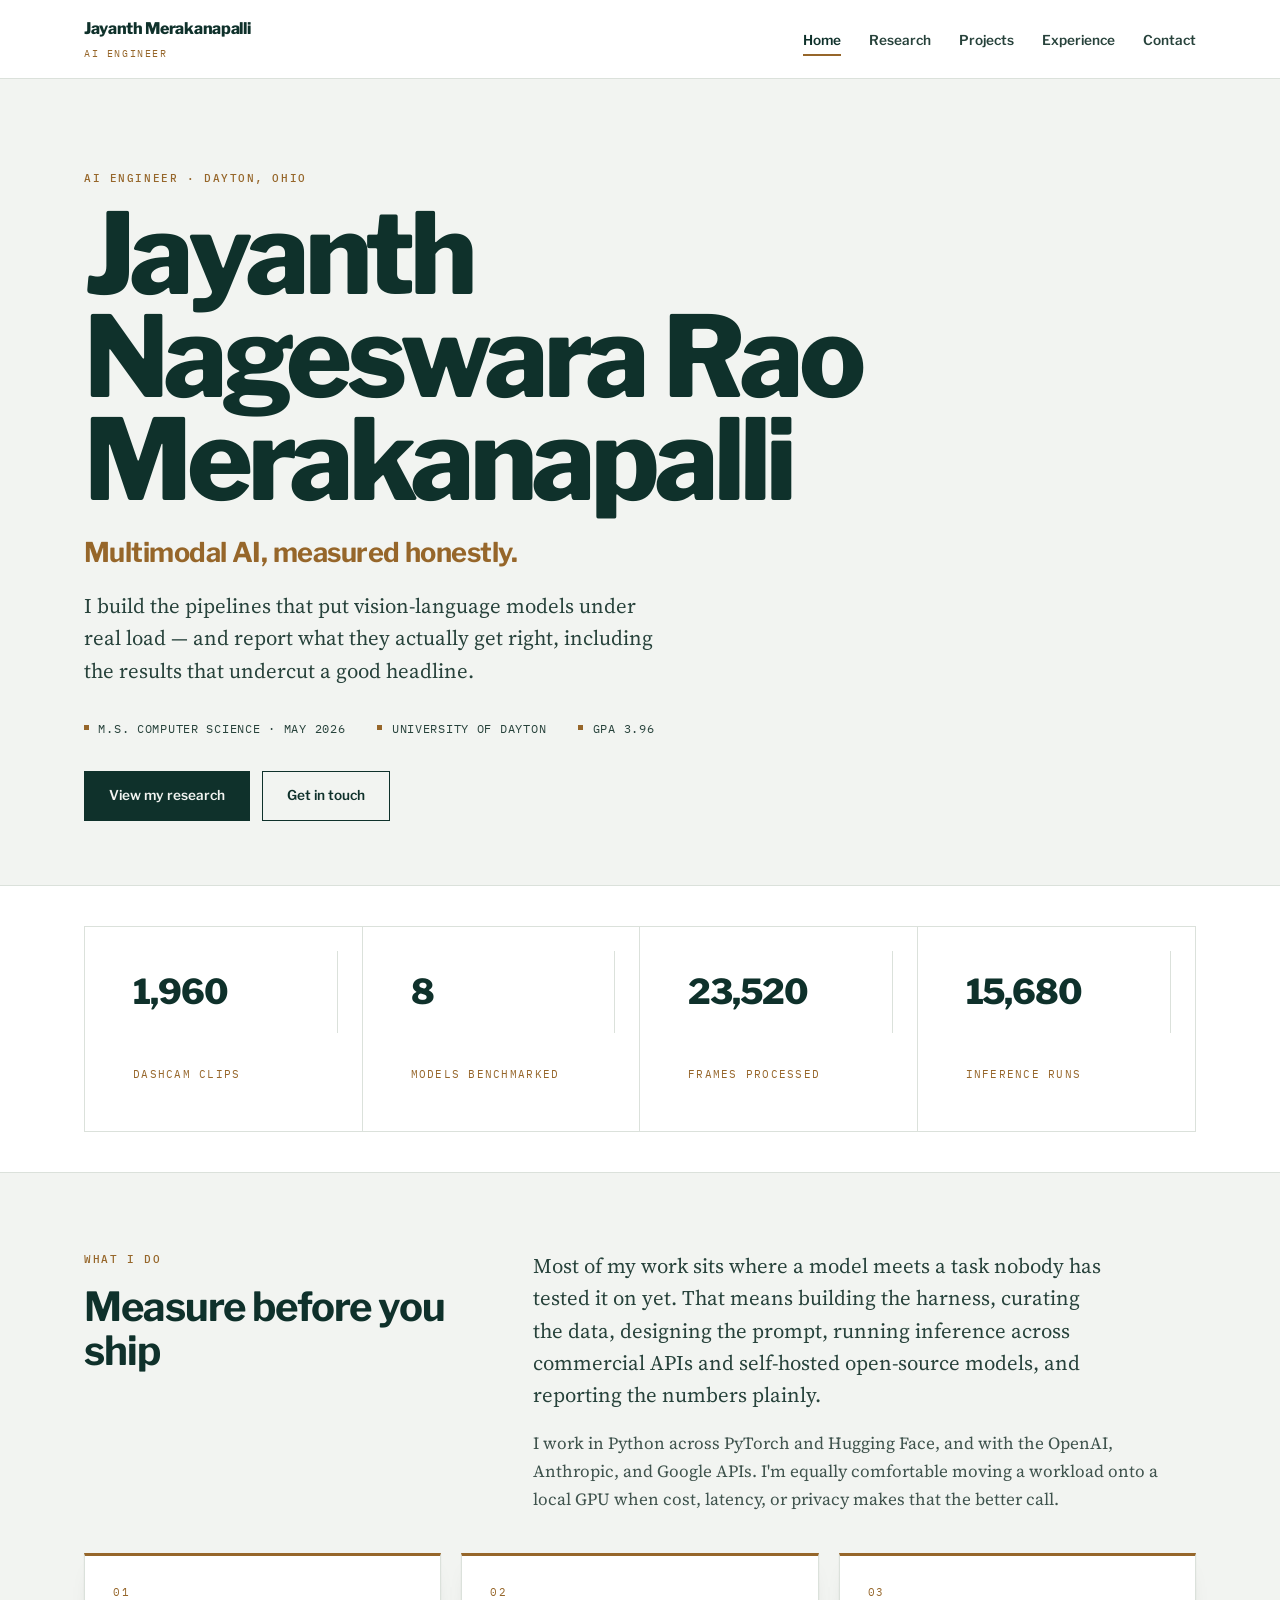
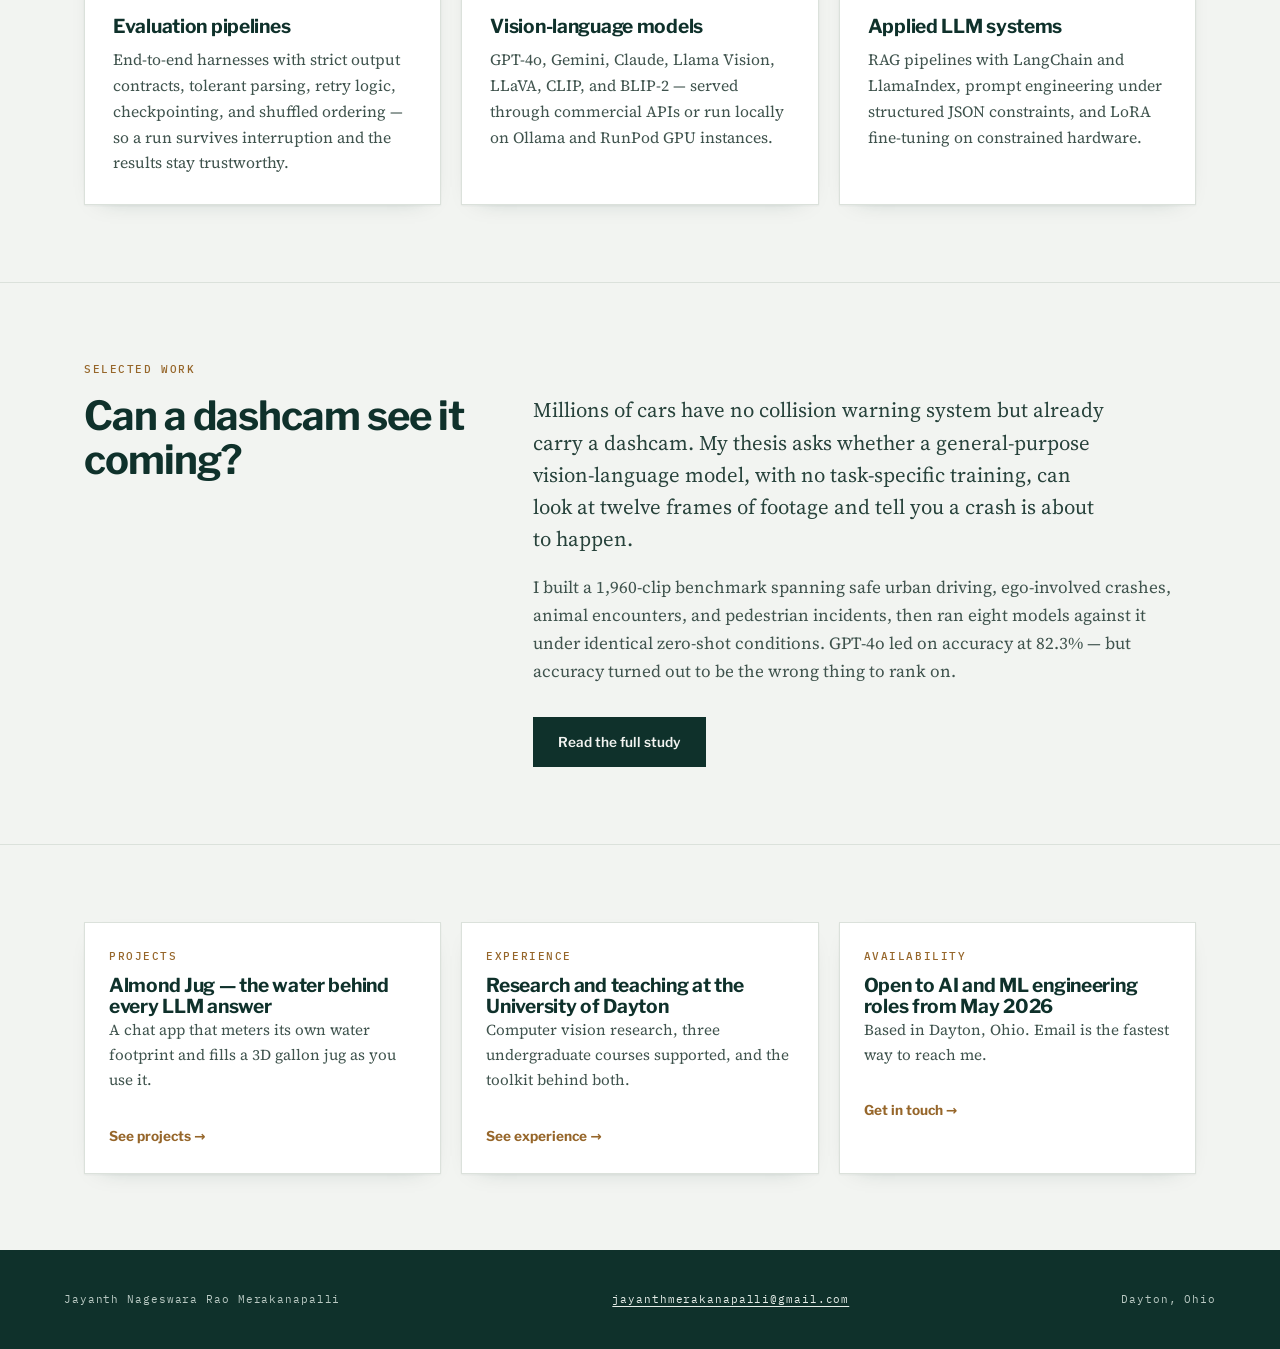
<file: index.html>
<!DOCTYPE html>
<html lang="en">
<head>
<meta charset="utf-8">
<meta name="viewport" content="width=device-width, initial-scale=1">
<title>Jayanth Nageswara Rao Merakanapalli — AI Engineer</title>
<meta name="description" content="AI Engineer working on multimodal large language models, vision-language evaluation, and applied LLM systems. M.S. Computer Science, University of Dayton, May 2026.">
<link rel="preconnect" href="https://fonts.googleapis.com">
<link rel="preconnect" href="https://fonts.gstatic.com" crossorigin>
<link href="https://fonts.googleapis.com/css2?family=IBM+Plex+Mono:wght@400;500&family=Libre+Franklin:wght@500;600;700;800&family=Source+Serif+4:opsz,wght@8..60,400;8..60,600&display=swap" rel="stylesheet">
<link rel="stylesheet" href="styles.css">
</head>
<body>

<header class="site-header">
  <div class="bar">
    <a class="brand" href="index.html">Jayanth Merakanapalli<span>AI Engineer</span></a>
    <nav class="site-nav" aria-label="Main">
      <ul>
        <li><a href="index.html" aria-current="page">Home</a></li>
        <li><a href="research.html">Research</a></li>
        <li><a href="projects.html">Projects</a></li>
        <li><a href="experience.html">Experience</a></li>
        <li><a href="contact.html">Contact</a></li>
      </ul>
    </nav>
  </div>
</header>

<main>

  <section class="hero">
    <div class="wrap">
      <span class="label">AI Engineer · Dayton, Ohio</span>
      <h1 class="nameplate">Jayanth<br>Nageswara Rao<br>Merakanapalli</h1>
      <p class="tagline">Multimodal AI, measured honestly.</p>
      <p class="lede">I build the pipelines that put vision-language models under real load — and report what they actually get right, including the results that undercut a good headline.</p>
      <ul class="facts">
        <li>M.S. Computer Science · May 2026</li>
        <li>University of Dayton</li>
        <li>GPA 3.96</li>
      </ul>
      <div class="actions">
        <a class="btn primary" href="research.html">View my research</a>
        <a class="btn" href="contact.html">Get in touch</a>
      </div>
    </div>
  </section>

  <div class="band">
    <div class="wrap" style="padding-top:2.5rem;padding-bottom:2.5rem">
      <div class="stats">
        <div><div class="n">1,960</div><div class="t">Dashcam clips</div></div>
        <div><div class="n">8</div><div class="t">Models benchmarked</div></div>
        <div><div class="n">23,520</div><div class="t">Frames processed</div></div>
        <div><div class="n">15,680</div><div class="t">Inference runs</div></div>
      </div>
    </div>
  </div>

  <section class="section">
    <div class="wrap split reveal">
      <div>
        <span class="label">What I do</span>
        <h2>Measure before you ship</h2>
      </div>
      <div>
        <p class="lede">Most of my work sits where a model meets a task nobody has tested it on yet. That means building the harness, curating the data, designing the prompt, running inference across commercial APIs and self-hosted open-source models, and reporting the numbers plainly.</p>
        <p>I work in Python across PyTorch and Hugging Face, and with the OpenAI, Anthropic, and Google APIs. I'm equally comfortable moving a workload onto a local GPU when cost, latency, or privacy makes that the better call.</p>
      </div>
    </div>

    <div class="wrap" style="margin-top:2.5rem">
      <div class="grid three reveal">
        <div class="card">
          <span class="idx">01</span>
          <h3>Evaluation pipelines</h3>
          <p>End-to-end harnesses with strict output contracts, tolerant parsing, retry logic, checkpointing, and shuffled ordering — so a run survives interruption and the results stay trustworthy.</p>
        </div>
        <div class="card">
          <span class="idx">02</span>
          <h3>Vision-language models</h3>
          <p>GPT-4o, Gemini, Claude, Llama Vision, LLaVA, CLIP, and BLIP-2 — served through commercial APIs or run locally on Ollama and RunPod GPU instances.</p>
        </div>
        <div class="card">
          <span class="idx">03</span>
          <h3>Applied LLM systems</h3>
          <p>RAG pipelines with LangChain and LlamaIndex, prompt engineering under structured JSON constraints, and LoRA fine-tuning on constrained hardware.</p>
        </div>
      </div>
    </div>
  </section>

  <section class="section">
    <div class="wrap">
      <span class="label reveal">Selected work</span>
      <div class="split reveal">
        <div>
          <h2>Can a dashcam see it coming?</h2>
        </div>
        <div>
          <p class="lede">Millions of cars have no collision warning system but already carry a dashcam. My thesis asks whether a general-purpose vision-language model, with no task-specific training, can look at twelve frames of footage and tell you a crash is about to happen.</p>
          <p>I built a 1,960-clip benchmark spanning safe urban driving, ego-involved crashes, animal encounters, and pedestrian incidents, then ran eight models against it under identical zero-shot conditions. GPT-4o led on accuracy at 82.3% — but accuracy turned out to be the wrong thing to rank on.</p>
          <div class="actions">
            <a class="btn primary" href="research.html">Read the full study</a>
          </div>
        </div>
      </div>
    </div>
  </section>

  <section class="section">
    <div class="wrap">
      <div class="grid three reveal">
        <a class="linkcard" href="projects.html">
          <span class="label" style="margin-bottom:.6rem">Projects</span>
          <h3>Almond Jug — the water behind every LLM answer</h3>
          <p class="small">A chat app that meters its own water footprint and fills a 3D gallon jug as you use it.</p>
          <span class="arrow">See projects →</span>
        </a>
        <a class="linkcard" href="experience.html">
          <span class="label" style="margin-bottom:.6rem">Experience</span>
          <h3>Research and teaching at the University of Dayton</h3>
          <p class="small">Computer vision research, three undergraduate courses supported, and the toolkit behind both.</p>
          <span class="arrow">See experience →</span>
        </a>
        <a class="linkcard" href="contact.html">
          <span class="label" style="margin-bottom:.6rem">Availability</span>
          <h3>Open to AI and ML engineering roles from May 2026</h3>
          <p class="small">Based in Dayton, Ohio. Email is the fastest way to reach me.</p>
          <span class="arrow">Get in touch →</span>
        </a>
      </div>
    </div>
  </section>

</main>

<footer class="site-footer">
  <div class="inner">
    <span>Jayanth Nageswara Rao Merakanapalli</span>
    <span><a href="mailto:jayanthmerakanapalli@gmail.com">jayanthmerakanapalli@gmail.com</a></span>
    <span>Dayton, Ohio</span>
  </div>
</footer>

<script src="site.js"></script>
</body>
</html>
</file>
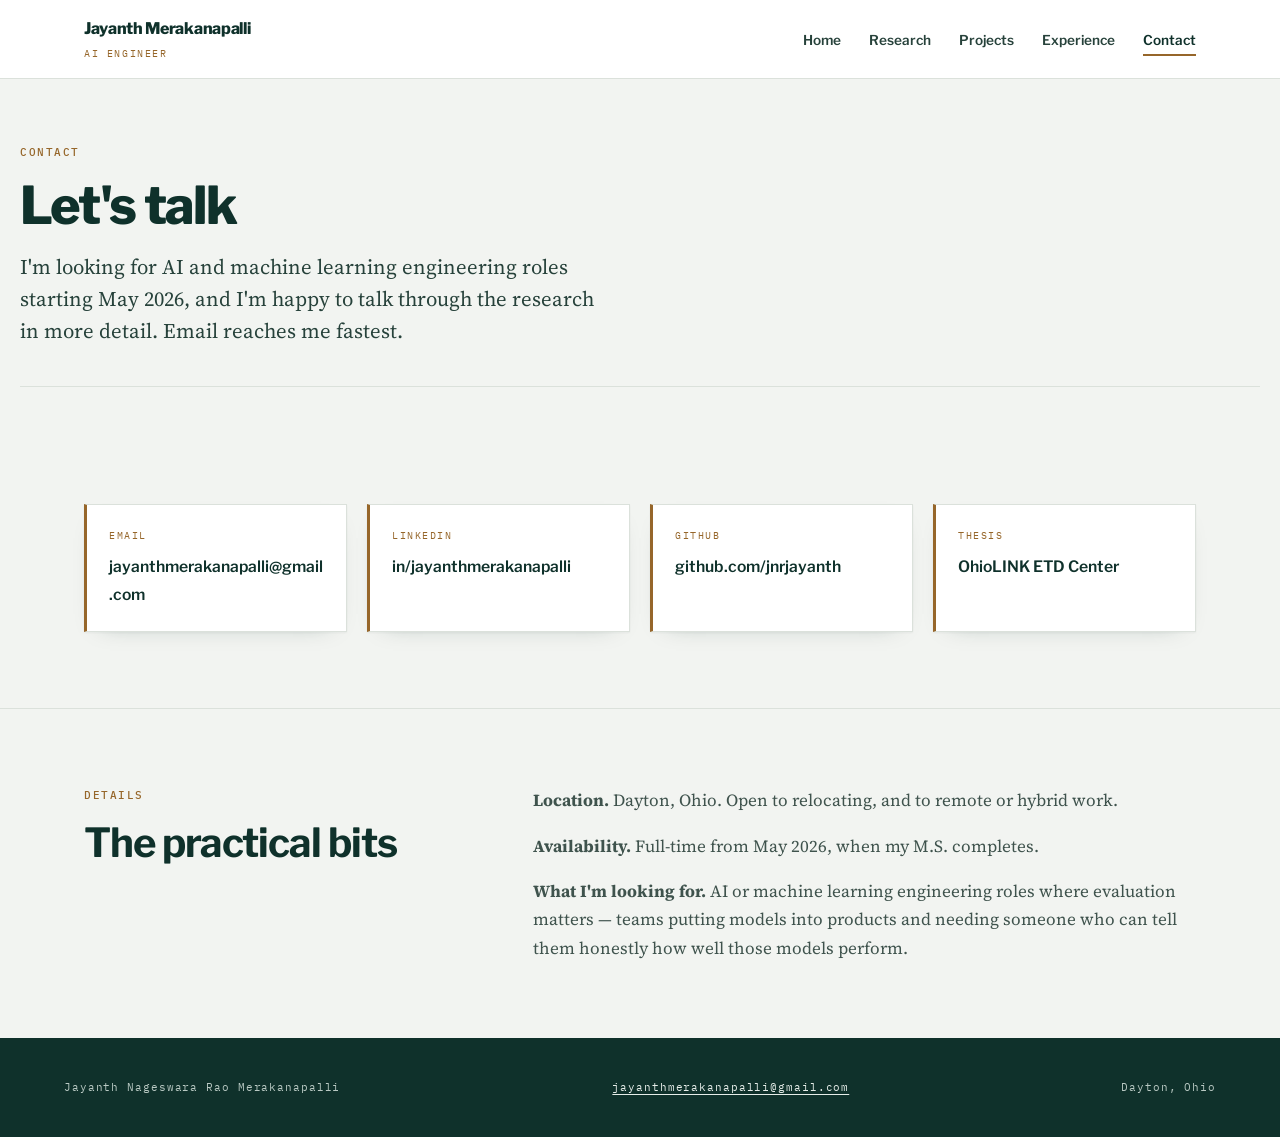
<file: contact.html>
<!DOCTYPE html>
<html lang="en">
<head>
<meta charset="utf-8">
<meta name="viewport" content="width=device-width, initial-scale=1">
<title>Contact — Jayanth Nageswara Rao Merakanapalli</title>
<meta name="description" content="Get in touch with Jayanth Merakanapalli — AI Engineer in Dayton, Ohio, available from May 2026.">
<link rel="preconnect" href="https://fonts.googleapis.com">
<link rel="preconnect" href="https://fonts.gstatic.com" crossorigin>
<link href="https://fonts.googleapis.com/css2?family=IBM+Plex+Mono:wght@400;500&family=Libre+Franklin:wght@500;600;700;800&family=Source+Serif+4:opsz,wght@8..60,400;8..60,600&display=swap" rel="stylesheet">
<link rel="stylesheet" href="styles.css">
</head>
<body>

<header class="site-header">
  <div class="bar">
    <a class="brand" href="index.html">Jayanth Merakanapalli<span>AI Engineer</span></a>
    <nav class="site-nav" aria-label="Main">
      <ul>
        <li><a href="index.html">Home</a></li>
        <li><a href="research.html">Research</a></li>
        <li><a href="projects.html">Projects</a></li>
        <li><a href="experience.html">Experience</a></li>
        <li><a href="contact.html" aria-current="page">Contact</a></li>
      </ul>
    </nav>
  </div>
</header>

<main>

  <div class="wrap page-head">
    <span class="label">Contact</span>
    <h1>Let's talk</h1>
    <p class="lede">I'm looking for AI and machine learning engineering roles starting May 2026, and I'm happy to talk through the research in more detail. Email reaches me fastest.</p>
  </div>

  <section class="section">
    <div class="wrap">
      <div class="contact-grid reveal">
        <a href="mailto:jayanthmerakanapalli@gmail.com">
          <span class="k">Email</span>
          <span class="v">jayanthmerakanapalli@gmail.com</span>
        </a>
        <a href="https://www.linkedin.com/in/jayanthmerakanapalli" target="_blank" rel="noopener">
          <span class="k">LinkedIn</span>
          <span class="v">in/jayanthmerakanapalli</span>
        </a>
        <a href="https://github.com/jnrjayanth" target="_blank" rel="noopener">
          <span class="k">GitHub</span>
          <span class="v">github.com/jnrjayanth</span>
        </a>
        <a href="http://rave.ohiolink.edu/etdc/view?acc_num=dayton1777033201589199" target="_blank" rel="noopener">
          <span class="k">Thesis</span>
          <span class="v">OhioLINK ETD Center</span>
        </a>
      </div>
    </div>
  </section>

  <section class="section">
    <div class="wrap split reveal">
      <div>
        <span class="label">Details</span>
        <h2>The practical bits</h2>
      </div>
      <div>
        <p><strong>Location.</strong> Dayton, Ohio. Open to relocating, and to remote or hybrid work.</p>
        <p><strong>Availability.</strong> Full-time from May 2026, when my M.S. completes.</p>
        <p><strong>What I'm looking for.</strong> AI or machine learning engineering roles where evaluation matters — teams putting models into products and needing someone who can tell them honestly how well those models perform.</p>
      </div>
    </div>
  </section>

</main>

<footer class="site-footer">
  <div class="inner">
    <span>Jayanth Nageswara Rao Merakanapalli</span>
    <span><a href="mailto:jayanthmerakanapalli@gmail.com">jayanthmerakanapalli@gmail.com</a></span>
    <span>Dayton, Ohio</span>
  </div>
</footer>

<script src="site.js"></script>
</body>
</html>
</file>
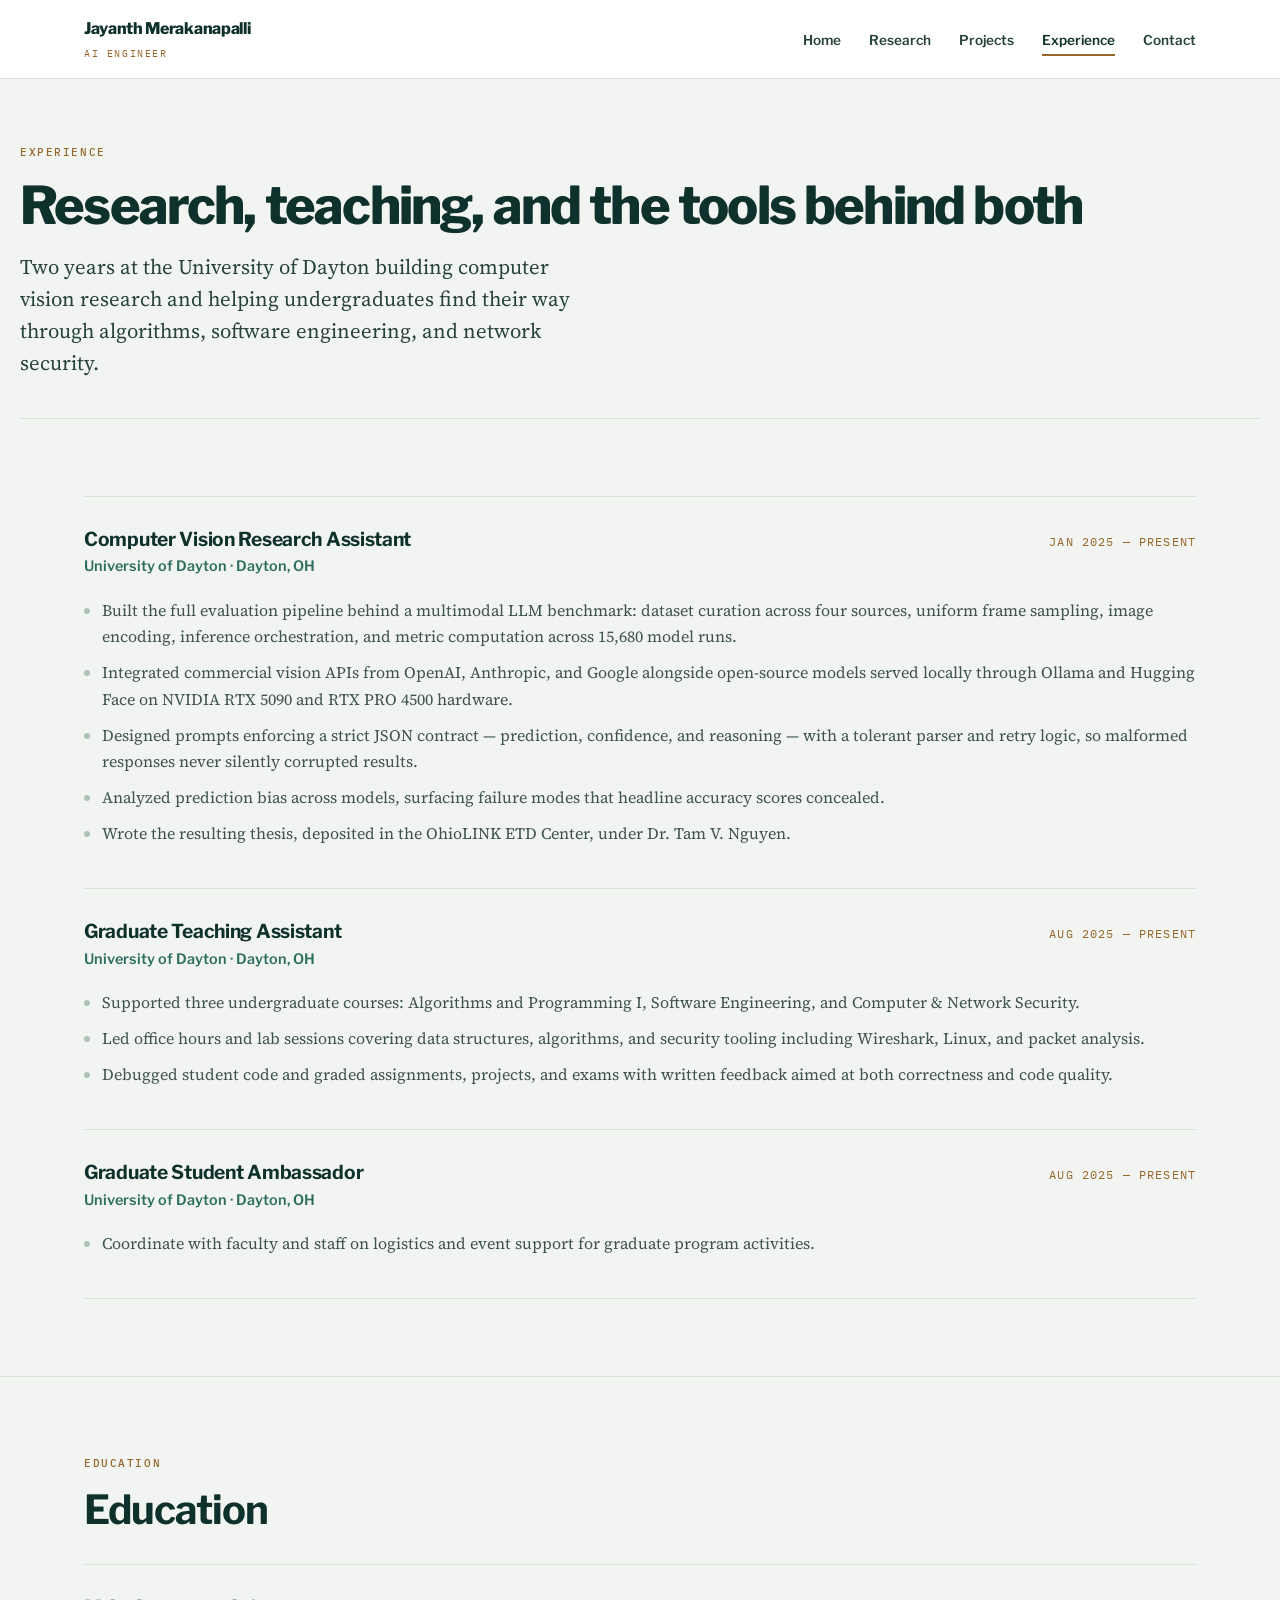
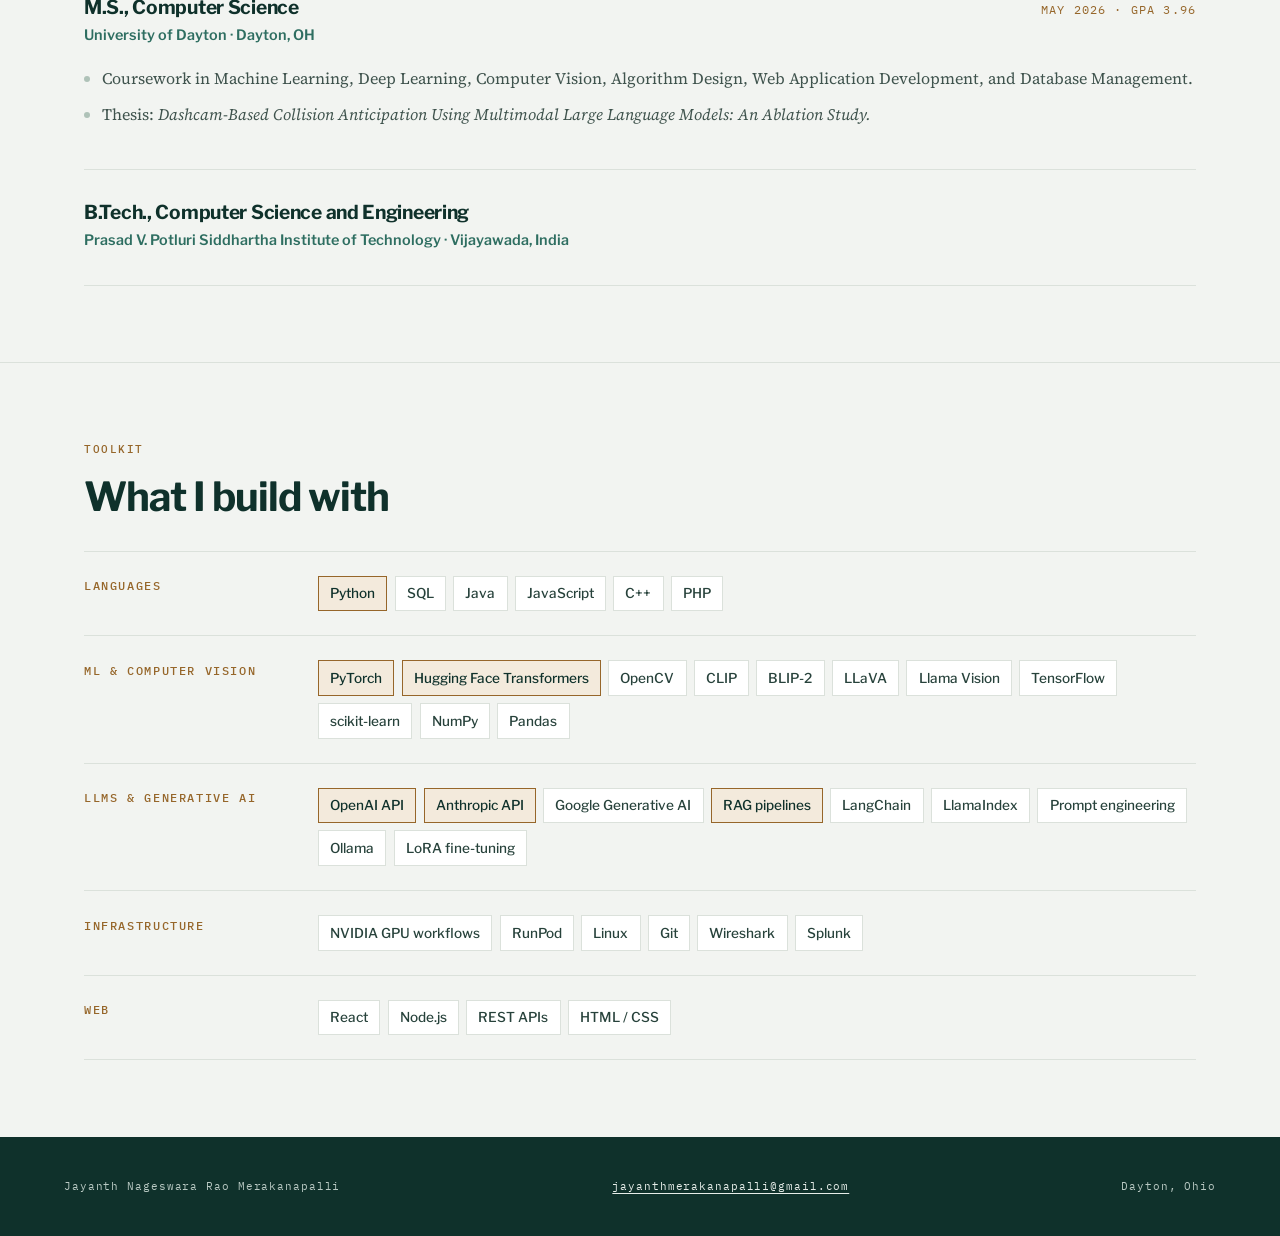
<file: experience.html>
<!DOCTYPE html>
<html lang="en">
<head>
<meta charset="utf-8">
<meta name="viewport" content="width=device-width, initial-scale=1">
<title>Experience — Jayanth Nageswara Rao Merakanapalli</title>
<meta name="description" content="Computer vision research assistant and graduate teaching assistant at the University of Dayton. Skills across PyTorch, Hugging Face, and commercial LLM APIs.">
<link rel="preconnect" href="https://fonts.googleapis.com">
<link rel="preconnect" href="https://fonts.gstatic.com" crossorigin>
<link href="https://fonts.googleapis.com/css2?family=IBM+Plex+Mono:wght@400;500&family=Libre+Franklin:wght@500;600;700;800&family=Source+Serif+4:opsz,wght@8..60,400;8..60,600&display=swap" rel="stylesheet">
<link rel="stylesheet" href="styles.css">
</head>
<body>

<header class="site-header">
  <div class="bar">
    <a class="brand" href="index.html">Jayanth Merakanapalli<span>AI Engineer</span></a>
    <nav class="site-nav" aria-label="Main">
      <ul>
        <li><a href="index.html">Home</a></li>
        <li><a href="research.html">Research</a></li>
        <li><a href="projects.html">Projects</a></li>
        <li><a href="experience.html" aria-current="page">Experience</a></li>
        <li><a href="contact.html">Contact</a></li>
      </ul>
    </nav>
  </div>
</header>

<main>

  <div class="wrap page-head">
    <span class="label">Experience</span>
    <h1>Research, teaching, and the tools behind both</h1>
    <p class="lede">Two years at the University of Dayton building computer vision research and helping undergraduates find their way through algorithms, software engineering, and network security.</p>
  </div>

  <section class="section">
    <div class="wrap">
      <div class="entry reveal">
        <div class="entry-head">
          <div>
            <h3>Computer Vision Research Assistant</h3>
            <div class="org">University of Dayton · Dayton, OH</div>
          </div>
          <span class="when">Jan 2025 — Present</span>
        </div>
        <ul>
          <li>Built the full evaluation pipeline behind a multimodal LLM benchmark: dataset curation across four sources, uniform frame sampling, image encoding, inference orchestration, and metric computation across 15,680 model runs.</li>
          <li>Integrated commercial vision APIs from OpenAI, Anthropic, and Google alongside open-source models served locally through Ollama and Hugging Face on NVIDIA RTX 5090 and RTX PRO 4500 hardware.</li>
          <li>Designed prompts enforcing a strict JSON contract — prediction, confidence, and reasoning — with a tolerant parser and retry logic, so malformed responses never silently corrupted results.</li>
          <li>Analyzed prediction bias across models, surfacing failure modes that headline accuracy scores concealed.</li>
          <li>Wrote the resulting thesis, deposited in the OhioLINK ETD Center, under Dr. Tam V. Nguyen.</li>
        </ul>
      </div>

      <div class="entry reveal">
        <div class="entry-head">
          <div>
            <h3>Graduate Teaching Assistant</h3>
            <div class="org">University of Dayton · Dayton, OH</div>
          </div>
          <span class="when">Aug 2025 — Present</span>
        </div>
        <ul>
          <li>Supported three undergraduate courses: Algorithms and Programming I, Software Engineering, and Computer &amp; Network Security.</li>
          <li>Led office hours and lab sessions covering data structures, algorithms, and security tooling including Wireshark, Linux, and packet analysis.</li>
          <li>Debugged student code and graded assignments, projects, and exams with written feedback aimed at both correctness and code quality.</li>
        </ul>
      </div>

      <div class="entry reveal">
        <div class="entry-head">
          <div>
            <h3>Graduate Student Ambassador</h3>
            <div class="org">University of Dayton · Dayton, OH</div>
          </div>
          <span class="when">Aug 2025 — Present</span>
        </div>
        <ul>
          <li>Coordinate with faculty and staff on logistics and event support for graduate program activities.</li>
        </ul>
      </div>
    </div>
  </section>

  <section class="section">
    <div class="wrap">
      <span class="label reveal">Education</span>
      <h2 class="reveal">Education</h2>
      <div style="margin-top:2rem">
        <div class="entry reveal">
          <div class="entry-head">
            <div>
              <h3>M.S., Computer Science</h3>
              <div class="org">University of Dayton · Dayton, OH</div>
            </div>
            <span class="when">May 2026 · GPA 3.96</span>
          </div>
          <ul>
            <li>Coursework in Machine Learning, Deep Learning, Computer Vision, Algorithm Design, Web Application Development, and Database Management.</li>
            <li>Thesis: <em>Dashcam-Based Collision Anticipation Using Multimodal Large Language Models: An Ablation Study.</em></li>
          </ul>
        </div>

        <div class="entry reveal">
          <div class="entry-head">
            <div>
              <h3>B.Tech., Computer Science and Engineering</h3>
              <div class="org">Prasad V. Potluri Siddhartha Institute of Technology · Vijayawada, India</div>
            </div>
          </div>
        </div>
      </div>
    </div>
  </section>

  <section class="section">
    <div class="wrap">
      <span class="label reveal">Toolkit</span>
      <h2 class="reveal">What I build with</h2>
      <div style="margin-top:2rem">
        <div class="skillrow reveal">
          <h3>Languages</h3>
          <ul class="tags">
            <li class="key">Python</li><li>SQL</li><li>Java</li><li>JavaScript</li><li>C++</li><li>PHP</li>
          </ul>
        </div>
        <div class="skillrow reveal">
          <h3>ML &amp; computer vision</h3>
          <ul class="tags">
            <li class="key">PyTorch</li><li class="key">Hugging Face Transformers</li><li>OpenCV</li><li>CLIP</li><li>BLIP-2</li><li>LLaVA</li><li>Llama Vision</li><li>TensorFlow</li><li>scikit-learn</li><li>NumPy</li><li>Pandas</li>
          </ul>
        </div>
        <div class="skillrow reveal">
          <h3>LLMs &amp; generative AI</h3>
          <ul class="tags">
            <li class="key">OpenAI API</li><li class="key">Anthropic API</li><li>Google Generative AI</li><li class="key">RAG pipelines</li><li>LangChain</li><li>LlamaIndex</li><li>Prompt engineering</li><li>Ollama</li><li>LoRA fine-tuning</li>
          </ul>
        </div>
        <div class="skillrow reveal">
          <h3>Infrastructure</h3>
          <ul class="tags">
            <li>NVIDIA GPU workflows</li><li>RunPod</li><li>Linux</li><li>Git</li><li>Wireshark</li><li>Splunk</li>
          </ul>
        </div>
        <div class="skillrow reveal">
          <h3>Web</h3>
          <ul class="tags">
            <li>React</li><li>Node.js</li><li>REST APIs</li><li>HTML / CSS</li>
          </ul>
        </div>
      </div>
    </div>
  </section>

</main>

<footer class="site-footer">
  <div class="inner">
    <span>Jayanth Nageswara Rao Merakanapalli</span>
    <span><a href="mailto:jayanthmerakanapalli@gmail.com">jayanthmerakanapalli@gmail.com</a></span>
    <span>Dayton, Ohio</span>
  </div>
</footer>

<script src="site.js"></script>
</body>
</html>
</file>
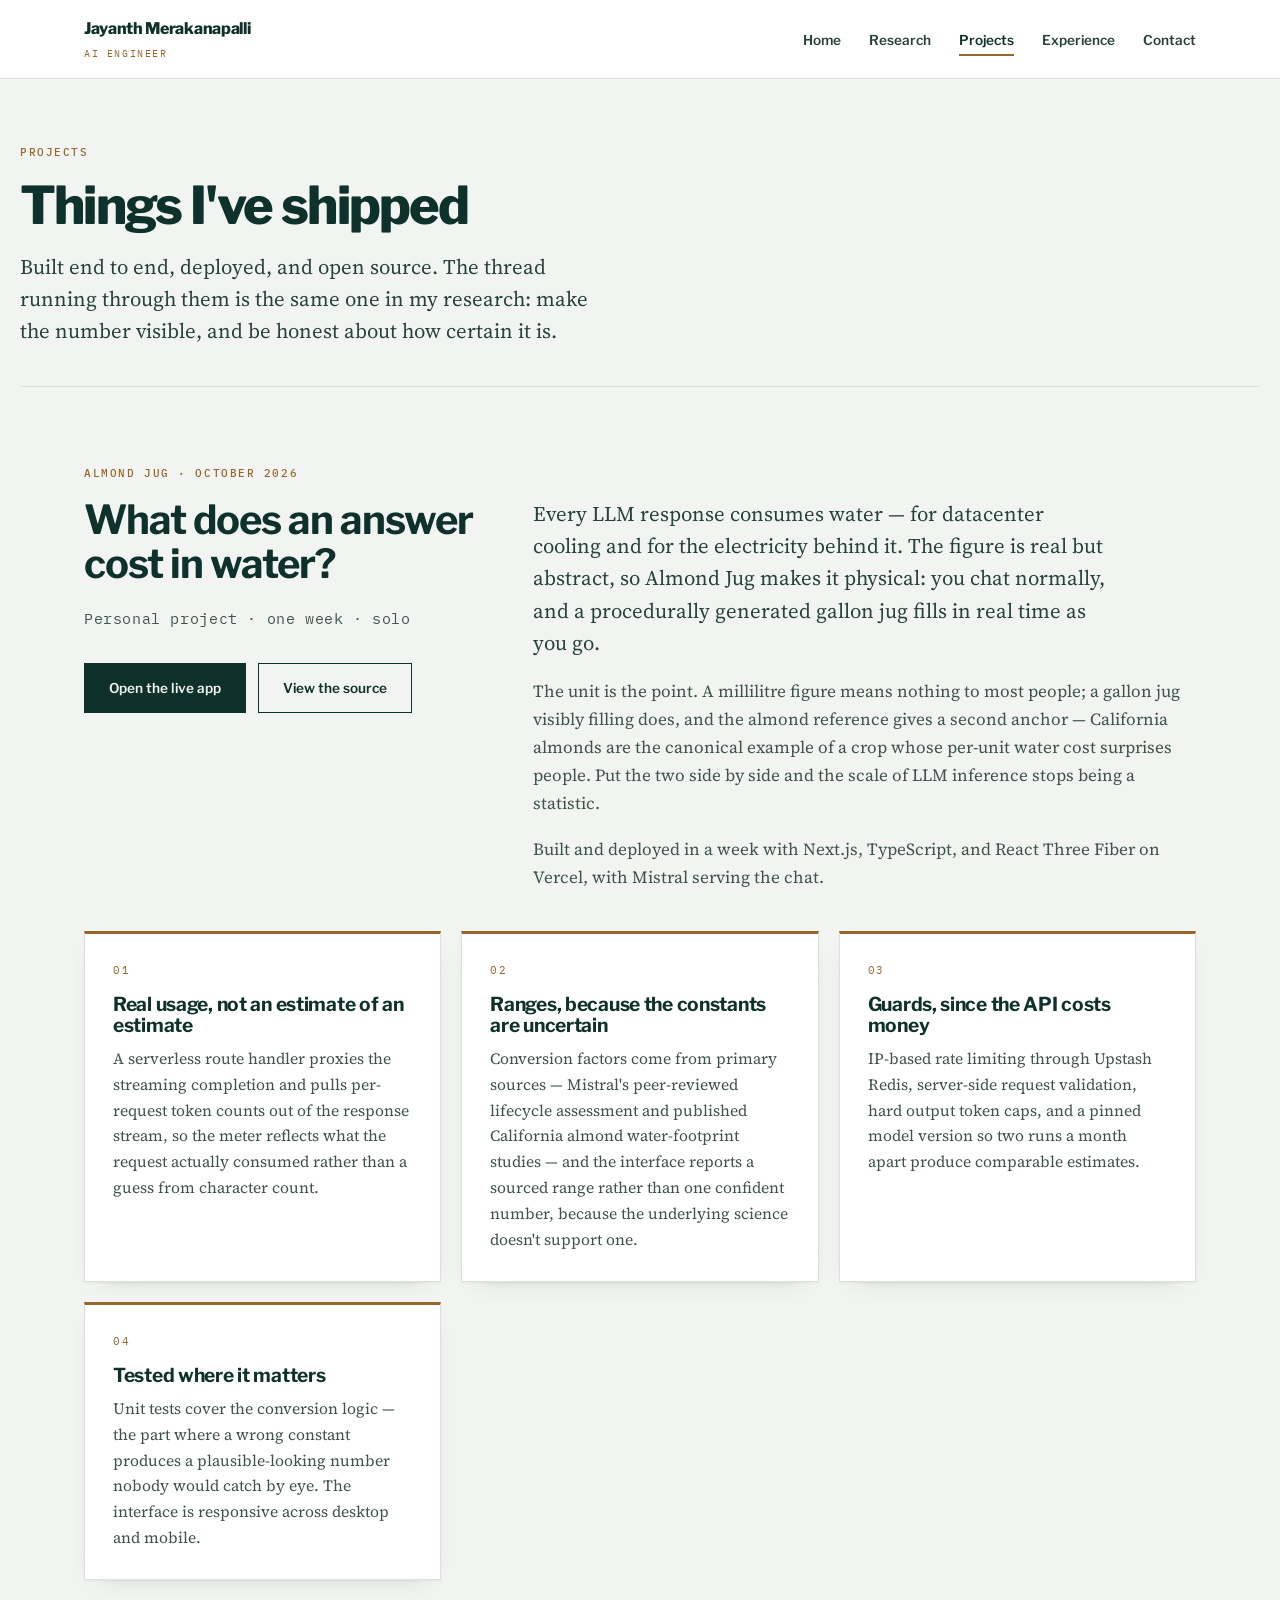
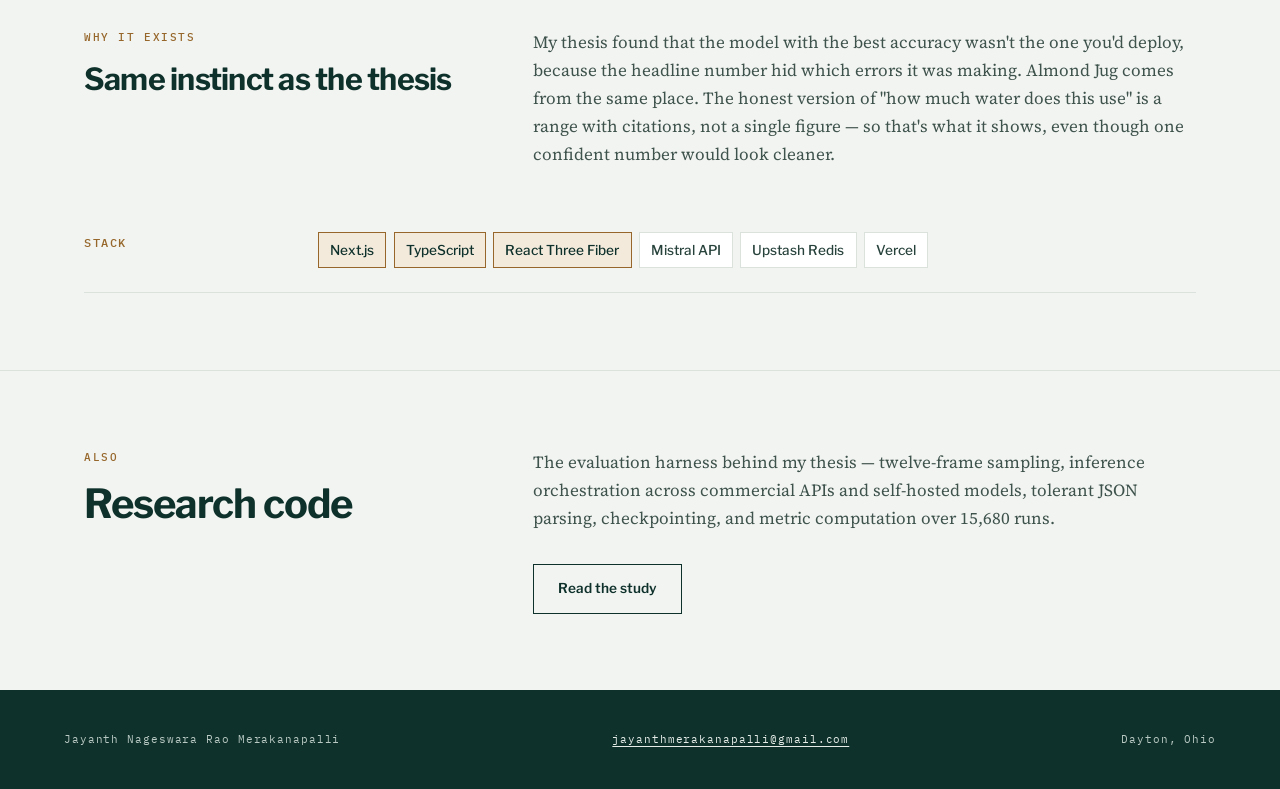
<file: projects.html>
<!DOCTYPE html>
<html lang="en">
<head>
<meta charset="utf-8">
<meta name="viewport" content="width=device-width, initial-scale=1">
<title>Projects — Jayanth Nageswara Rao Merakanapalli</title>
<meta name="description" content="Almond Jug — a chat application that estimates the water footprint of LLM inference and visualizes it as a filling gallon jug. Next.js, TypeScript, React Three Fiber, Mistral API.">
<link rel="preconnect" href="https://fonts.googleapis.com">
<link rel="preconnect" href="https://fonts.gstatic.com" crossorigin>
<link href="https://fonts.googleapis.com/css2?family=IBM+Plex+Mono:wght@400;500&family=Libre+Franklin:wght@500;600;700;800&family=Source+Serif+4:opsz,wght@8..60,400;8..60,600&display=swap" rel="stylesheet">
<link rel="stylesheet" href="styles.css">
</head>
<body>

<header class="site-header">
  <div class="bar">
    <a class="brand" href="index.html">Jayanth Merakanapalli<span>AI Engineer</span></a>
    <nav class="site-nav" aria-label="Main">
      <ul>
        <li><a href="index.html">Home</a></li>
        <li><a href="research.html">Research</a></li>
        <li><a href="projects.html" aria-current="page">Projects</a></li>
        <li><a href="experience.html">Experience</a></li>
        <li><a href="contact.html">Contact</a></li>
      </ul>
    </nav>
  </div>
</header>

<main>

  <div class="wrap page-head">
    <span class="label">Projects</span>
    <h1>Things I've shipped</h1>
    <p class="lede">Built end to end, deployed, and open source. The thread running through them is the same one in my research: make the number visible, and be honest about how certain it is.</p>
  </div>

  <section class="section">
    <div class="wrap">
      <span class="label reveal">Almond Jug · October 2026</span>

      <div class="split reveal">
        <div>
          <h2>What does an answer cost in water?</h2>
          <p class="small muted" style="margin-top:1.25rem;font-family:var(--mono);letter-spacing:.04em">Personal project · one week · solo</p>
          <div class="actions">
            <a class="btn primary" href="https://almond-jug.vercel.app/" target="_blank" rel="noopener">Open the live app</a>
            <a class="btn" href="https://github.com/jnrjayanth/almond-jug" target="_blank" rel="noopener">View the source</a>
          </div>
        </div>
        <div>
          <p class="lede">Every LLM response consumes water — for datacenter cooling and for the electricity behind it. The figure is real but abstract, so Almond Jug makes it physical: you chat normally, and a procedurally generated gallon jug fills in real time as you go.</p>
          <p>The unit is the point. A millilitre figure means nothing to most people; a gallon jug visibly filling does, and the almond reference gives a second anchor — California almonds are the canonical example of a crop whose per-unit water cost surprises people. Put the two side by side and the scale of LLM inference stops being a statistic.</p>
          <p>Built and deployed in a week with Next.js, TypeScript, and React Three Fiber on Vercel, with Mistral serving the chat.</p>
        </div>
      </div>

      <div class="grid two reveal" style="margin-top:2.5rem">
        <div class="card">
          <span class="idx">01</span>
          <h3>Real usage, not an estimate of an estimate</h3>
          <p>A serverless route handler proxies the streaming completion and pulls per-request token counts out of the response stream, so the meter reflects what the request actually consumed rather than a guess from character count.</p>
        </div>
        <div class="card">
          <span class="idx">02</span>
          <h3>Ranges, because the constants are uncertain</h3>
          <p>Conversion factors come from primary sources — Mistral's peer-reviewed lifecycle assessment and published California almond water-footprint studies — and the interface reports a sourced range rather than one confident number, because the underlying science doesn't support one.</p>
        </div>
        <div class="card">
          <span class="idx">03</span>
          <h3>Guards, since the API costs money</h3>
          <p>IP-based rate limiting through Upstash Redis, server-side request validation, hard output token caps, and a pinned model version so two runs a month apart produce comparable estimates.</p>
        </div>
        <div class="card">
          <span class="idx">04</span>
          <h3>Tested where it matters</h3>
          <p>Unit tests cover the conversion logic — the part where a wrong constant produces a plausible-looking number nobody would catch by eye. The interface is responsive across desktop and mobile.</p>
        </div>
      </div>

      <div class="split reveal" style="margin-top:3rem">
        <div>
          <span class="label">Why it exists</span>
          <h2 style="font-size:clamp(1.4rem,2.6vw,1.9rem)">Same instinct as the thesis</h2>
        </div>
        <div>
          <p>My thesis found that the model with the best accuracy wasn't the one you'd deploy, because the headline number hid which errors it was making. Almond Jug comes from the same place. The honest version of "how much water does this use" is a range with citations, not a single figure — so that's what it shows, even though one confident number would look cleaner.</p>
        </div>
      </div>

      <div class="skillrow reveal" style="margin-top:2.5rem">
        <h3>Stack</h3>
        <ul class="tags">
          <li class="key">Next.js</li>
          <li class="key">TypeScript</li>
          <li class="key">React Three Fiber</li>
          <li>Mistral API</li>
          <li>Upstash Redis</li>
          <li>Vercel</li>
        </ul>
      </div>
    </div>
  </section>

  <section class="section">
    <div class="wrap split reveal">
      <div>
        <span class="label">Also</span>
        <h2>Research code</h2>
      </div>
      <div>
        <p>The evaluation harness behind my thesis — twelve-frame sampling, inference orchestration across commercial APIs and self-hosted models, tolerant JSON parsing, checkpointing, and metric computation over 15,680 runs.</p>
        <div class="actions">
          <a class="btn" href="research.html">Read the study</a>
        </div>
      </div>
    </div>
  </section>

</main>

<footer class="site-footer">
  <div class="inner">
    <span>Jayanth Nageswara Rao Merakanapalli</span>
    <span><a href="mailto:jayanthmerakanapalli@gmail.com">jayanthmerakanapalli@gmail.com</a></span>
    <span>Dayton, Ohio</span>
  </div>
</footer>

<script src="site.js"></script>
</body>
</html>
</file>
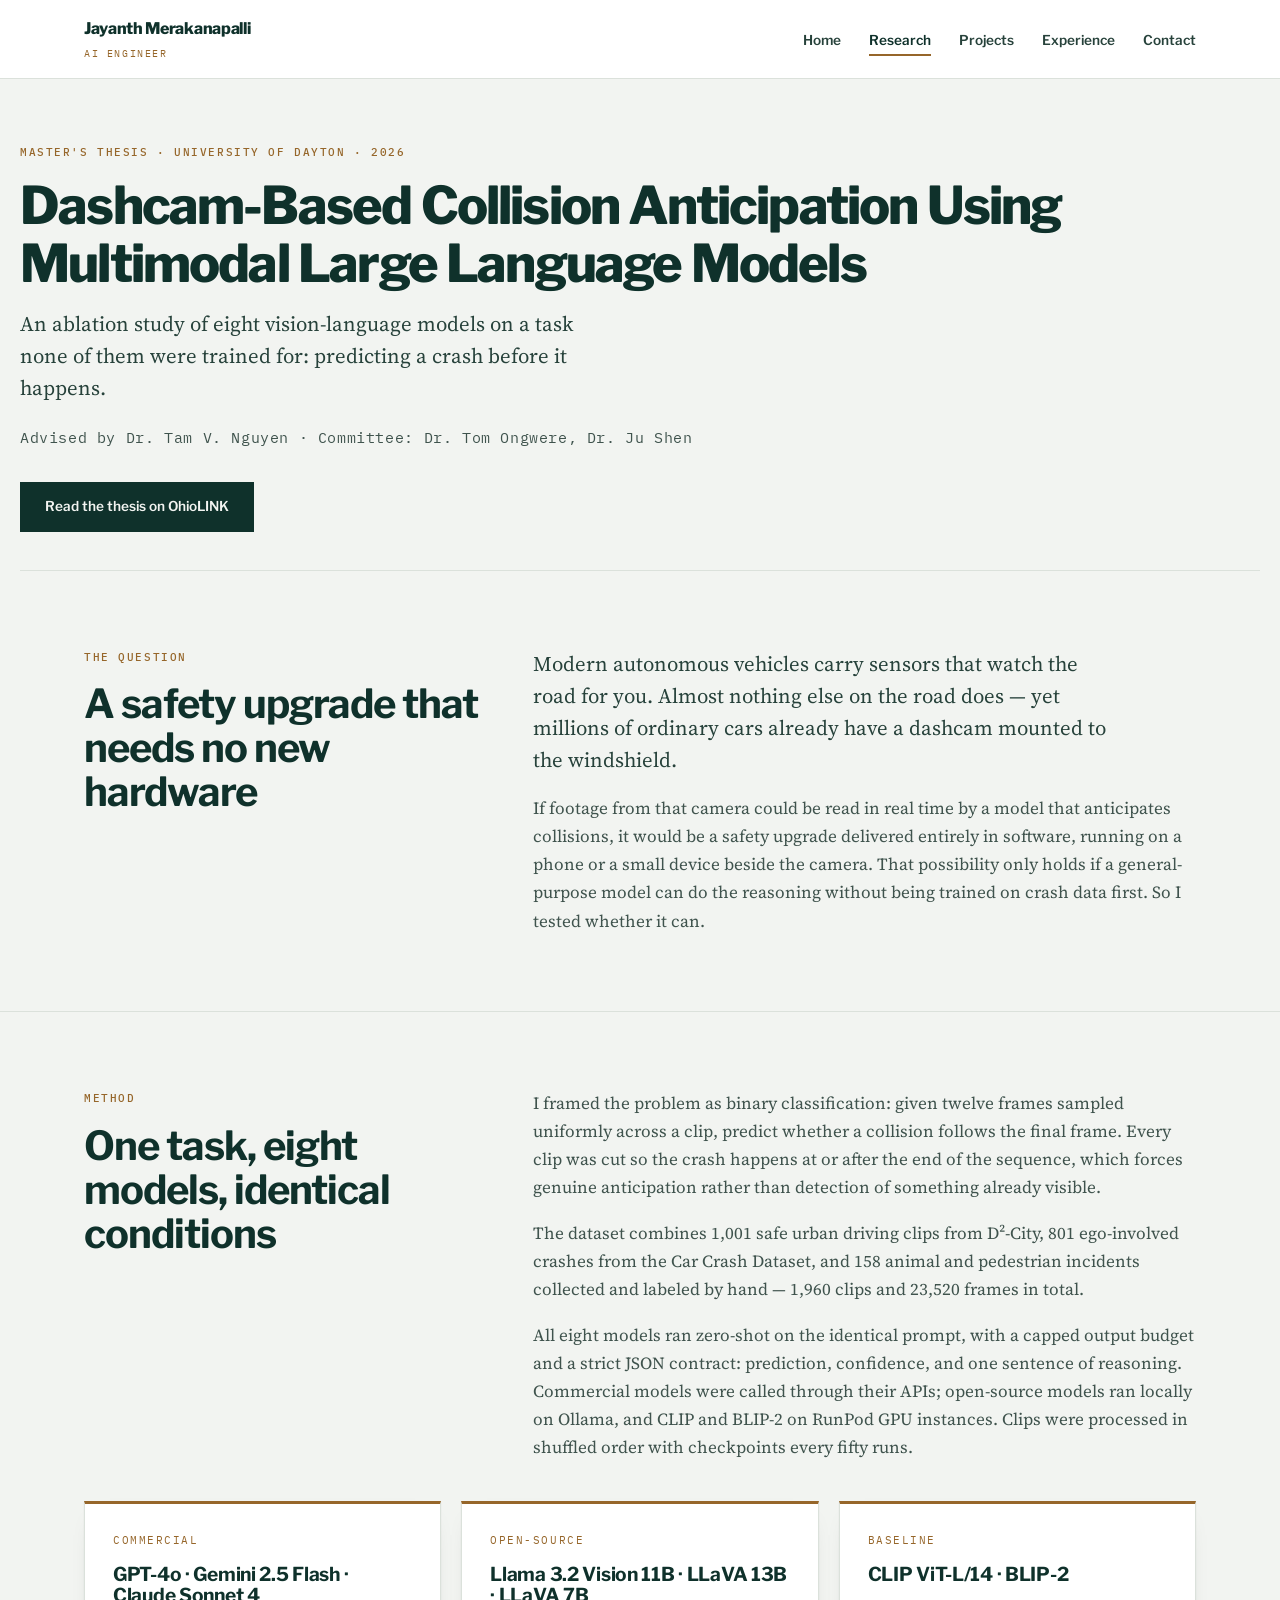
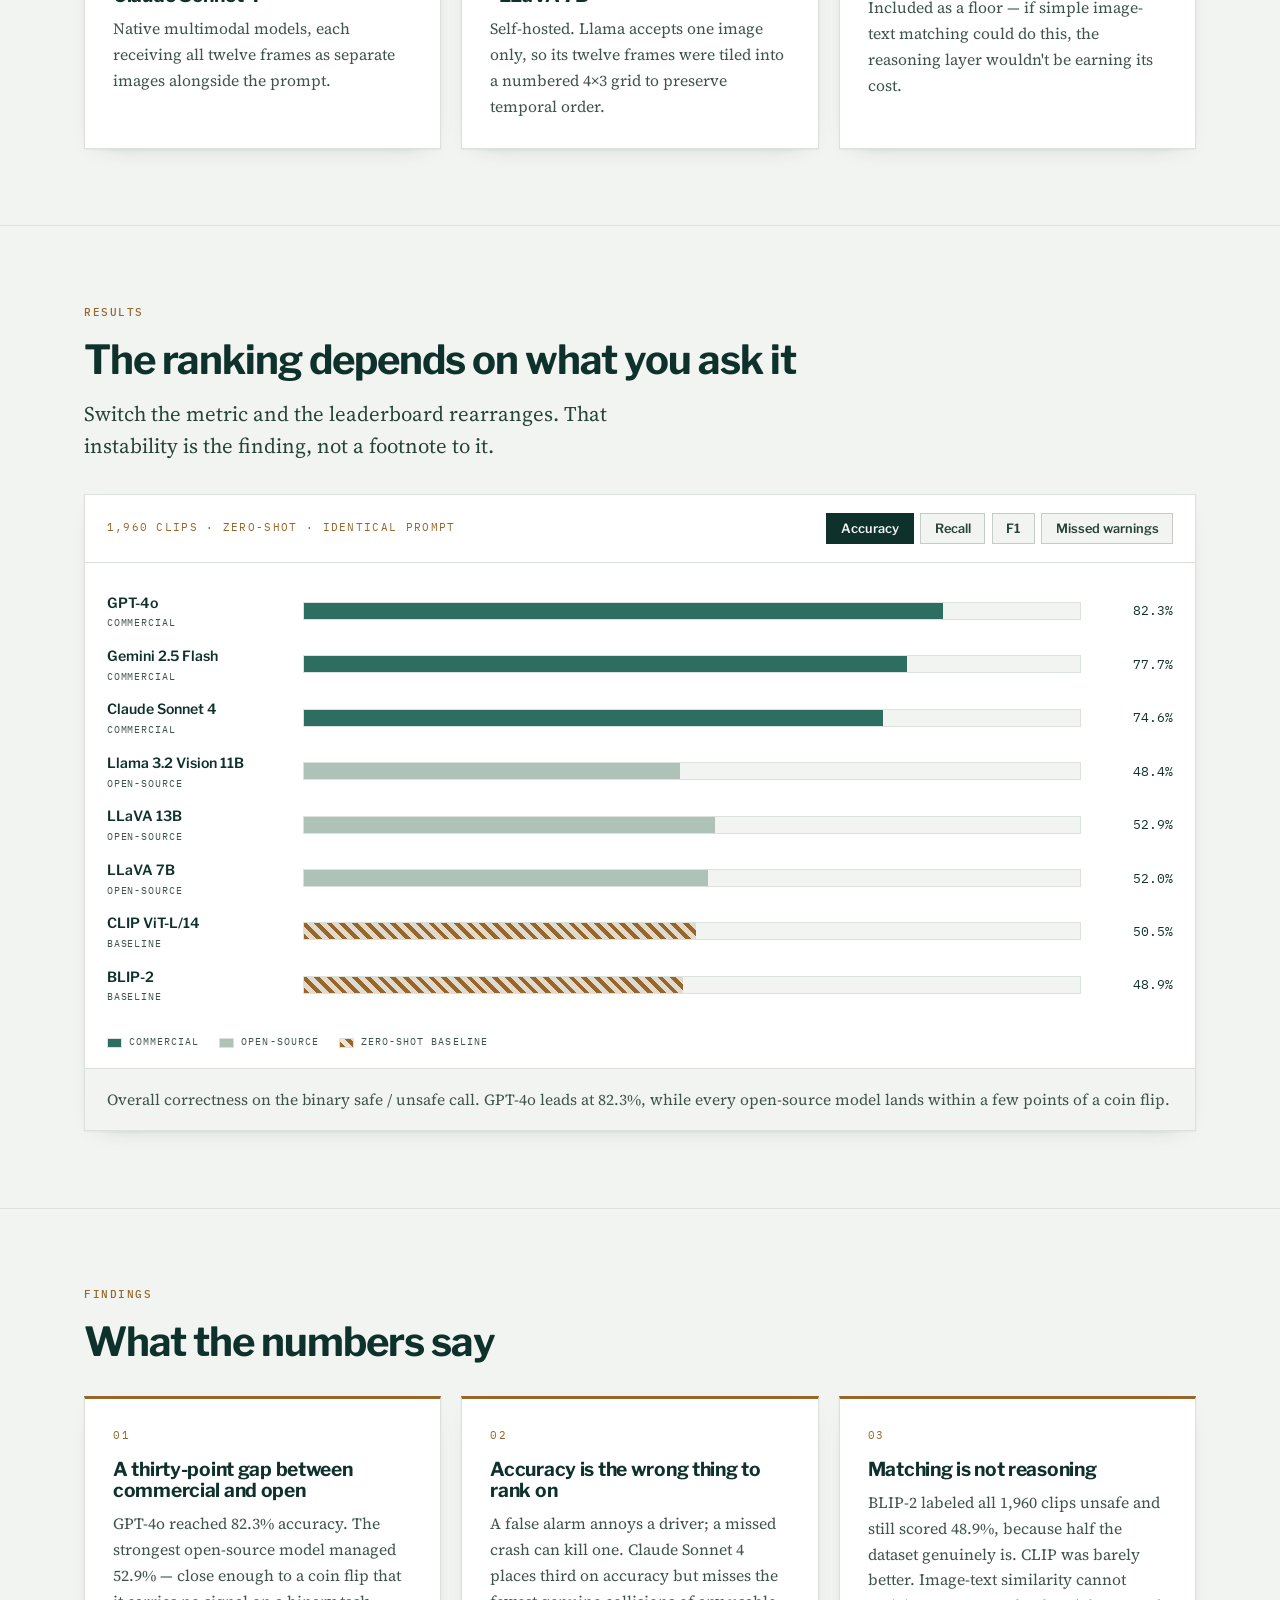
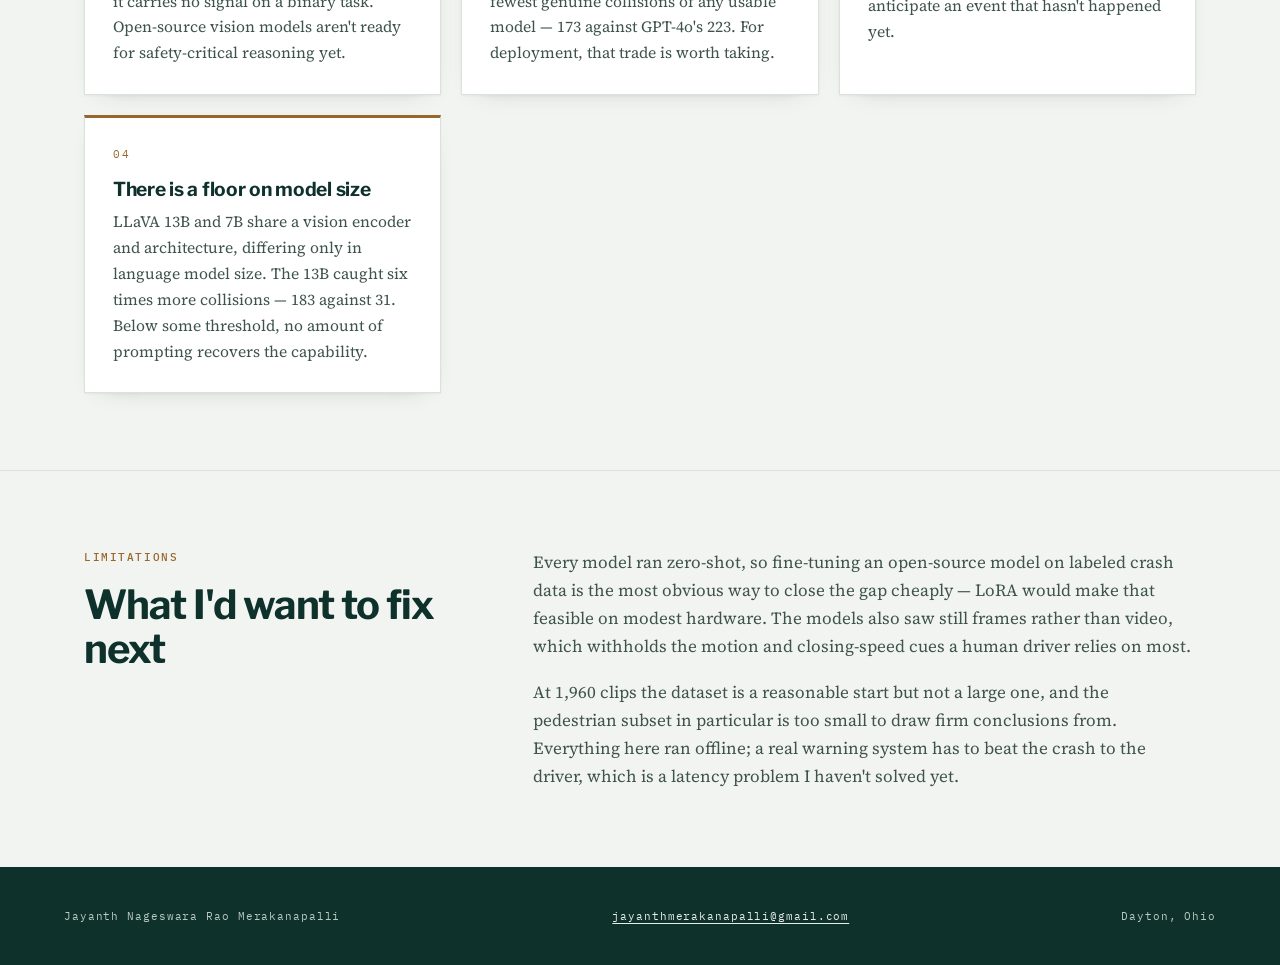
<file: research.html>
<!DOCTYPE html>
<html lang="en">
<head>
<meta charset="utf-8">
<meta name="viewport" content="width=device-width, initial-scale=1">
<title>Research — Jayanth Nageswara Rao Merakanapalli</title>
<meta name="description" content="Dashcam-Based Collision Anticipation (DCA) Using Multimodal Large Language Models: An Ablation Study. A zero-shot benchmark of eight vision-language models across 1,960 dashcam clips.">
<link rel="preconnect" href="https://fonts.googleapis.com">
<link rel="preconnect" href="https://fonts.gstatic.com" crossorigin>
<link href="https://fonts.googleapis.com/css2?family=IBM+Plex+Mono:wght@400;500&family=Libre+Franklin:wght@500;600;700;800&family=Source+Serif+4:opsz,wght@8..60,400;8..60,600&display=swap" rel="stylesheet">
<link rel="stylesheet" href="styles.css">
</head>
<body>

<header class="site-header">
  <div class="bar">
    <a class="brand" href="index.html">Jayanth Merakanapalli<span>AI Engineer</span></a>
    <nav class="site-nav" aria-label="Main">
      <ul>
        <li><a href="index.html">Home</a></li>
        <li><a href="research.html" aria-current="page">Research</a></li>
        <li><a href="projects.html">Projects</a></li>
        <li><a href="experience.html">Experience</a></li>
        <li><a href="contact.html">Contact</a></li>
      </ul>
    </nav>
  </div>
</header>

<main>

  <div class="wrap page-head">
    <span class="label">Master's thesis · University of Dayton · 2026</span>
    <h1>Dashcam-Based Collision Anticipation Using Multimodal Large Language Models</h1>
    <p class="lede">An ablation study of eight vision-language models on a task none of them were trained for: predicting a crash before it happens.</p>
    <p class="small" style="margin-top:1.25rem;font-family:var(--mono);letter-spacing:.04em">Advised by Dr. Tam V. Nguyen · Committee: Dr. Tom Ongwere, Dr. Ju Shen</p>
    <div class="actions">
      <a class="btn primary" href="http://rave.ohiolink.edu/etdc/view?acc_num=dayton1777033201589199" target="_blank" rel="noopener">Read the thesis on OhioLINK</a>
    </div>
  </div>

  <section class="section">
    <div class="wrap split reveal">
      <div>
        <span class="label">The question</span>
        <h2>A safety upgrade that needs no new hardware</h2>
      </div>
      <div>
        <p class="lede">Modern autonomous vehicles carry sensors that watch the road for you. Almost nothing else on the road does — yet millions of ordinary cars already have a dashcam mounted to the windshield.</p>
        <p>If footage from that camera could be read in real time by a model that anticipates collisions, it would be a safety upgrade delivered entirely in software, running on a phone or a small device beside the camera. That possibility only holds if a general-purpose model can do the reasoning without being trained on crash data first. So I tested whether it can.</p>
      </div>
    </div>
  </section>

  <section class="section">
    <div class="wrap split reveal">
      <div>
        <span class="label">Method</span>
        <h2>One task, eight models, identical conditions</h2>
      </div>
      <div>
        <p>I framed the problem as binary classification: given twelve frames sampled uniformly across a clip, predict whether a collision follows the final frame. Every clip was cut so the crash happens at or after the end of the sequence, which forces genuine anticipation rather than detection of something already visible.</p>
        <p>The dataset combines 1,001 safe urban driving clips from D²-City, 801 ego-involved crashes from the Car Crash Dataset, and 158 animal and pedestrian incidents collected and labeled by hand — 1,960 clips and 23,520 frames in total.</p>
        <p>All eight models ran zero-shot on the identical prompt, with a capped output budget and a strict JSON contract: prediction, confidence, and one sentence of reasoning. Commercial models were called through their APIs; open-source models ran locally on Ollama, and CLIP and BLIP-2 on RunPod GPU instances. Clips were processed in shuffled order with checkpoints every fifty runs.</p>
      </div>
    </div>

    <div class="wrap" style="margin-top:2.5rem">
      <div class="grid three reveal">
        <div class="card">
          <span class="idx">Commercial</span>
          <h3>GPT-4o · Gemini 2.5 Flash · Claude Sonnet 4</h3>
          <p>Native multimodal models, each receiving all twelve frames as separate images alongside the prompt.</p>
        </div>
        <div class="card">
          <span class="idx">Open-source</span>
          <h3>Llama 3.2 Vision 11B · LLaVA 13B · LLaVA 7B</h3>
          <p>Self-hosted. Llama accepts one image only, so its twelve frames were tiled into a numbered 4×3 grid to preserve temporal order.</p>
        </div>
        <div class="card">
          <span class="idx">Baseline</span>
          <h3>CLIP ViT-L/14 · BLIP-2</h3>
          <p>Included as a floor — if simple image-text matching could do this, the reasoning layer wouldn't be earning its cost.</p>
        </div>
      </div>
    </div>
  </section>

  <section class="section">
    <div class="wrap">
      <span class="label reveal">Results</span>
      <h2 class="reveal">The ranking depends on what you ask it</h2>
      <p class="lede reveal" style="margin-top:1rem">Switch the metric and the leaderboard rearranges. That instability is the finding, not a footnote to it.</p>

      <div class="bench reveal">
        <div class="bench-head">
          <span class="t">1,960 clips · zero-shot · identical prompt</span>
          <div class="tabs" role="tablist" aria-label="Metric">
            <button class="tab" role="tab" data-metric="acc" aria-selected="true">Accuracy</button>
            <button class="tab" role="tab" data-metric="rec" aria-selected="false">Recall</button>
            <button class="tab" role="tab" data-metric="f1" aria-selected="false">F1</button>
            <button class="tab" role="tab" data-metric="fn" aria-selected="false">Missed warnings</button>
          </div>
        </div>
        <div class="rows" id="rows"></div>
        <div class="legend">
          <span><i style="background:var(--teal)"></i>Commercial</span>
          <span><i style="background:var(--sage)"></i>Open-source</span>
          <span><i style="background:repeating-linear-gradient(45deg,var(--brass) 0 4px,rgba(150,102,42,.18) 4px 9px)"></i>Zero-shot baseline</span>
        </div>
        <p class="bench-note" id="note"></p>
      </div>
    </div>
  </section>

  <section class="section">
    <div class="wrap">
      <span class="label reveal">Findings</span>
      <h2 class="reveal">What the numbers say</h2>
      <div class="grid two reveal" style="margin-top:2rem">
        <div class="card">
          <span class="idx">01</span>
          <h3>A thirty-point gap between commercial and open</h3>
          <p>GPT-4o reached 82.3% accuracy. The strongest open-source model managed 52.9% — close enough to a coin flip that it carries no signal on a binary task. Open-source vision models aren't ready for safety-critical reasoning yet.</p>
        </div>
        <div class="card">
          <span class="idx">02</span>
          <h3>Accuracy is the wrong thing to rank on</h3>
          <p>A false alarm annoys a driver; a missed crash can kill one. Claude Sonnet 4 places third on accuracy but misses the fewest genuine collisions of any usable model — 173 against GPT-4o's 223. For deployment, that trade is worth taking.</p>
        </div>
        <div class="card">
          <span class="idx">03</span>
          <h3>Matching is not reasoning</h3>
          <p>BLIP-2 labeled all 1,960 clips unsafe and still scored 48.9%, because half the dataset genuinely is. CLIP was barely better. Image-text similarity cannot anticipate an event that hasn't happened yet.</p>
        </div>
        <div class="card">
          <span class="idx">04</span>
          <h3>There is a floor on model size</h3>
          <p>LLaVA 13B and 7B share a vision encoder and architecture, differing only in language model size. The 13B caught six times more collisions — 183 against 31. Below some threshold, no amount of prompting recovers the capability.</p>
        </div>
      </div>
    </div>
  </section>

  <section class="section">
    <div class="wrap split reveal">
      <div>
        <span class="label">Limitations</span>
        <h2>What I'd want to fix next</h2>
      </div>
      <div>
        <p>Every model ran zero-shot, so fine-tuning an open-source model on labeled crash data is the most obvious way to close the gap cheaply — LoRA would make that feasible on modest hardware. The models also saw still frames rather than video, which withholds the motion and closing-speed cues a human driver relies on most.</p>
        <p>At 1,960 clips the dataset is a reasonable start but not a large one, and the pedestrian subset in particular is too small to draw firm conclusions from. Everything here ran offline; a real warning system has to beat the crash to the driver, which is a latency problem I haven't solved yet.</p>
      </div>
    </div>
  </section>

</main>

<footer class="site-footer">
  <div class="inner">
    <span>Jayanth Nageswara Rao Merakanapalli</span>
    <span><a href="mailto:jayanthmerakanapalli@gmail.com">jayanthmerakanapalli@gmail.com</a></span>
    <span>Dayton, Ohio</span>
  </div>
</footer>

<script src="site.js"></script>
<script>
(function(){
  "use strict";
  var MODELS=[
    {name:"GPT-4o",               type:"commercial", tag:"Commercial",  acc:82.3, rec:76.7, f1:81.0, fn:223},
    {name:"Gemini 2.5 Flash",     type:"commercial", tag:"Commercial",  acc:77.7, rec:72.6, f1:76.1, fn:263},
    {name:"Claude Sonnet 4",      type:"commercial", tag:"Commercial",  acc:74.6, rec:82.0, f1:76.0, fn:173},
    {name:"Llama 3.2 Vision 11B", type:"open",       tag:"Open-source", acc:48.4, rec:92.7, f1:63.8, fn:70},
    {name:"LLaVA 13B",            type:"open",       tag:"Open-source", acc:52.9, rec:19.1, f1:28.4, fn:776},
    {name:"LLaVA 7B",             type:"open",       tag:"Open-source", acc:52.0, rec:3.2,  f1:6.2,  fn:928},
    {name:"CLIP ViT-L/14",        type:"baseline",   tag:"Baseline",    acc:50.5, rec:98.7, f1:66.1, fn:12},
    {name:"BLIP-2",               type:"baseline",   tag:"Baseline",    acc:48.9, rec:100.0,f1:65.7, fn:0}
  ];
  var NOTES={
    acc:"Overall correctness on the binary safe / unsafe call. GPT-4o leads at 82.3%, while every open-source model lands within a few points of a coin flip.",
    rec:"Share of real collisions caught. CLIP and BLIP-2 look near-perfect here only because they call almost everything unsafe — recall on its own conceals a total failure.",
    f1:"Precision and recall balanced together. Once both error types count, the three commercial models separate cleanly from everything else.",
    fn:"Real collisions labeled safe, out of 959 unsafe clips. Lower is better. Among models that also work on safe footage, Claude Sonnet 4 misses fewest — which is why it, and not GPT-4o, is the deployment pick."
  };
  var MAX={acc:100,rec:100,f1:100,fn:959};
  var rowsEl=document.getElementById("rows"),noteEl=document.getElementById("note");
  var tabs=Array.prototype.slice.call(document.querySelectorAll(".tab"));

  MODELS.forEach(function(m){
    var r=document.createElement("div");
    r.className="row";
    r.innerHTML='<div class="name">'+m.name+'<span class="tag">'+m.tag+'</span></div>'+
                '<div class="track"><div class="fill '+m.type+'"></div></div>'+
                '<div class="val"></div>';
    rowsEl.appendChild(r);
  });
  var fills=rowsEl.querySelectorAll(".fill"),vals=rowsEl.querySelectorAll(".val");
  var current="acc",painted=false;

  function paint(metric){
    current=metric;
    MODELS.forEach(function(m,i){
      var v=m[metric];
      fills[i].style.width = painted ? (v/MAX[metric]*100)+"%" : "0%";
      vals[i].textContent = metric==="fn" ? v : v.toFixed(1)+"%";
    });
    noteEl.textContent=NOTES[metric];
  }
  paint("acc");

  tabs.forEach(function(t){
    t.addEventListener("click",function(){
      tabs.forEach(function(x){x.setAttribute("aria-selected",String(x===t));});
      painted=true;
      paint(t.dataset.metric);
    });
  });

  function kick(el){
    if(painted) return;
    if(el && !el.classList.contains("bench")) return;
    painted=true;
    setTimeout(function(){paint(current);},160);
  }
  document.addEventListener("reveal:show",function(e){kick(e.detail);});
  document.addEventListener("reveal:all",function(){kick(null);});
})();
</script>
</body>
</html>
</file>
<file: styles.css>
/* ============================================================
   Jayanth Merakanapalli — portfolio
   Palette: deep pine, brass, stone
   ============================================================ */

:root{
  --paper:#F2F4F1;
  --card:#FFFFFF;
  --ink:#0F312B;
  --ink-2:#27423B;
  --body:#3F534D;
  --brass:#96662A;
  --brass-soft:#F3EADC;
  --teal:#2E6E61;
  --sage:#AFC2B8;
  --line:#DBE1DB;
  --line-strong:#C3CDC5;

  --sans:"Libre Franklin",system-ui,-apple-system,sans-serif;
  --serif:"Source Serif 4",Georgia,serif;
  --mono:"IBM Plex Mono",ui-monospace,monospace;

  --pad:clamp(1.25rem,5vw,4.5rem);
  --measure:66ch;
  --shadow:0 1px 2px rgba(15,49,43,.05),0 8px 24px -18px rgba(15,49,43,.35);
}

*{box-sizing:border-box}
html{scroll-behavior:smooth}
body{
  margin:0;
  background:var(--paper);
  color:var(--body);
  font-family:var(--serif);
  font-size:1.0625rem;
  line-height:1.65;
  -webkit-font-smoothing:antialiased;
  display:flex;flex-direction:column;min-height:100vh;
}
main{flex:1}
img{max-width:100%}

h1,h2,h3,h4{font-family:var(--sans);color:var(--ink);margin:0;letter-spacing:-.025em;line-height:1.1}
h1{font-size:clamp(2.5rem,6vw,4.25rem);font-weight:800;letter-spacing:-.035em}
h2{font-size:clamp(1.7rem,3.4vw,2.5rem);font-weight:700}
h3{font-size:1.2rem;font-weight:700;letter-spacing:-.015em}
h4{font-size:.95rem;font-weight:700}
p{margin:0 0 1.1rem}
p:last-child{margin-bottom:0}

.label{
  font-family:var(--mono);font-size:.7rem;font-weight:500;
  letter-spacing:.14em;text-transform:uppercase;color:var(--brass);
  margin:0 0 1rem;display:block;
}
.lede{font-size:clamp(1.1rem,1.8vw,1.3rem);line-height:1.55;color:var(--ink-2);max-width:58ch}
.muted{color:var(--body)}
.small{font-size:.95rem}
.measure{max-width:var(--measure)}
a{color:var(--teal);text-underline-offset:3px;text-decoration-thickness:1px}
a:hover{color:var(--brass)}
:focus-visible{outline:2px solid var(--brass);outline-offset:3px}

/* ---------- header ---------- */
.site-header{
  background:var(--card);border-bottom:1px solid var(--line);
  position:sticky;top:0;z-index:60;
}
.site-header .bar{
  max-width:1240px;margin:0 auto;padding:1rem var(--pad);
  display:flex;align-items:center;justify-content:space-between;gap:1.5rem;flex-wrap:wrap;
}
.brand{font-family:var(--sans);font-weight:800;font-size:1rem;color:var(--ink);text-decoration:none;letter-spacing:-.02em}
.brand span{display:block;font-family:var(--mono);font-size:.62rem;font-weight:400;letter-spacing:.16em;text-transform:uppercase;color:var(--brass);margin-top:.2rem}
.site-nav ul{display:flex;gap:1.75rem;list-style:none;margin:0;padding:0;flex-wrap:wrap}
.site-nav a{
  font-family:var(--sans);font-size:.85rem;font-weight:600;color:var(--ink-2);
  text-decoration:none;padding:.35rem 0;border-bottom:2px solid transparent;
}
.site-nav a:hover{color:var(--brass);border-color:var(--line-strong)}
.site-nav a[aria-current="page"]{color:var(--ink);border-color:var(--brass)}

/* ---------- layout ---------- */
.wrap{max-width:1240px;margin:0 auto;padding:0 var(--pad)}
.section{padding:clamp(3rem,6vw,5.5rem) 0}
.section + .section{border-top:1px solid var(--line)}
.band{background:var(--card);border-top:1px solid var(--line);border-bottom:1px solid var(--line)}
.split{display:grid;grid-template-columns:minmax(0,.75fr) minmax(0,1.25fr);gap:clamp(1.75rem,4vw,4rem);align-items:start}
@media(max-width:840px){.split{grid-template-columns:1fr;gap:1.5rem}}

/* ---------- page hero ---------- */
.hero{padding:clamp(3rem,7vw,6rem) 0 clamp(2.5rem,5vw,4rem)}
.hero h1{margin-bottom:1.5rem}
.facts{
  list-style:none;margin:2rem 0 0;padding:0;display:flex;flex-wrap:wrap;gap:.5rem 2rem;
  font-family:var(--mono);font-size:.75rem;letter-spacing:.06em;text-transform:uppercase;color:var(--ink-2);
}
.facts li{position:relative;padding-left:.9rem}
.facts li::before{content:"";position:absolute;left:0;top:.55em;width:5px;height:5px;background:var(--brass)}

.page-head{padding:clamp(2.5rem,5vw,4rem) 0 clamp(1.5rem,3vw,2.5rem);border-bottom:1px solid var(--line)}
.page-head h1{font-size:clamp(2.1rem,4.5vw,3.25rem);margin-bottom:1rem}

/* ---------- buttons ---------- */
.actions{display:flex;flex-wrap:wrap;gap:.75rem;margin-top:2rem}
.btn{
  display:inline-block;font-family:var(--sans);font-size:.85rem;font-weight:600;
  padding:.8rem 1.5rem;text-decoration:none;border:1px solid var(--ink);
  color:var(--ink);background:transparent;transition:background .18s,color .18s,border-color .18s;
}
.btn:hover{background:var(--brass);border-color:var(--brass);color:#fff}
.btn.primary{background:var(--ink);color:var(--paper)}
.btn.primary:hover{background:var(--brass);border-color:var(--brass)}

/* ---------- cards ---------- */
.grid{display:grid;gap:1.25rem}
.grid.three{grid-template-columns:repeat(auto-fit,minmax(260px,1fr))}
.grid.two{grid-template-columns:repeat(auto-fit,minmax(300px,1fr))}
.card{
  background:var(--card);border:1px solid var(--line);border-top:3px solid var(--brass);
  padding:1.75rem;box-shadow:var(--shadow);
}
.card h3{margin-bottom:.6rem}
.card p{font-size:.98rem}
.card .idx{font-family:var(--mono);font-size:.68rem;letter-spacing:.14em;text-transform:uppercase;color:var(--brass);display:block;margin-bottom:.9rem}

.linkcard{
  display:block;background:var(--card);border:1px solid var(--line);padding:1.5rem;
  text-decoration:none;color:inherit;box-shadow:var(--shadow);transition:border-color .18s,transform .18s;
}
.linkcard:hover{border-color:var(--brass);transform:translateY(-2px);color:inherit}
.linkcard .arrow{font-family:var(--sans);font-weight:700;color:var(--brass);font-size:.85rem;display:inline-block;margin-top:.9rem}

/* ---------- stats ---------- */
.stats{display:grid;grid-template-columns:repeat(4,1fr);border:1px solid var(--line);background:var(--card)}
.stats div{padding:1.5rem;border-right:1px solid var(--line)}
.stats div:last-child{border-right:0}
.stats .n{font-family:var(--sans);font-weight:800;font-size:clamp(1.5rem,3vw,2.15rem);color:var(--ink);letter-spacing:-.03em;line-height:1}
.stats .t{font-family:var(--mono);font-size:.66rem;letter-spacing:.12em;text-transform:uppercase;color:var(--brass);margin-top:.55rem}
@media(max-width:760px){
  .stats{grid-template-columns:repeat(2,1fr)}
  .stats div{border-bottom:1px solid var(--line)}
  .stats div:nth-child(2n){border-right:0}
}

/* ---------- entries ---------- */
.entry{padding:2rem 0;border-bottom:1px solid var(--line)}
.entry:first-of-type{border-top:1px solid var(--line)}
.entry-head{display:flex;flex-wrap:wrap;gap:.4rem 1.5rem;justify-content:space-between;align-items:baseline}
.entry .org{font-family:var(--sans);font-size:.9rem;font-weight:600;color:var(--teal);margin-top:.35rem}
.entry .when{font-family:var(--mono);font-size:.72rem;letter-spacing:.1em;text-transform:uppercase;color:var(--brass);white-space:nowrap}
.entry ul{margin:1.1rem 0 0;padding-left:1.15rem}
.entry li{margin-bottom:.6rem;font-size:1rem}
.entry li::marker{color:var(--sage)}

/* ---------- skills ---------- */
.skillrow{display:grid;grid-template-columns:210px 1fr;gap:1.5rem;padding:1.5rem 0;border-bottom:1px solid var(--line)}
.skillrow:first-of-type{border-top:1px solid var(--line)}
.skillrow h3{font-family:var(--mono);font-size:.72rem;font-weight:500;letter-spacing:.14em;text-transform:uppercase;color:var(--brass);padding-top:.3rem}
.tags{list-style:none;margin:0;padding:0;display:flex;flex-wrap:wrap;gap:.45rem}
.tags li{font-family:var(--sans);font-size:.85rem;font-weight:500;color:var(--ink-2);background:var(--card);border:1px solid var(--line);padding:.35rem .7rem}
.tags li.key{border-color:var(--brass);background:var(--brass-soft);color:var(--ink)}
@media(max-width:700px){.skillrow{grid-template-columns:1fr;gap:.8rem}}

/* ---------- nameplate ---------- */
.nameplate{
  font-size:clamp(2.9rem,9.5vw,7rem);
  line-height:.92;
  letter-spacing:-.045em;
  margin-bottom:1.5rem;
}
.tagline{
  font-family:var(--sans);font-weight:700;color:var(--brass);
  font-size:clamp(1.15rem,2.4vw,1.7rem);letter-spacing:-.02em;line-height:1.25;
  margin-bottom:1.25rem;max-width:24ch;
}

/* ---------- benchmark ---------- */
.bench{background:var(--card);border:1px solid var(--line);box-shadow:var(--shadow);margin-top:2rem}
.bench-head{display:flex;flex-wrap:wrap;gap:.85rem;align-items:center;justify-content:space-between;padding:1.1rem 1.35rem;border-bottom:1px solid var(--line)}
.bench-head .t{font-family:var(--mono);font-size:.68rem;letter-spacing:.12em;text-transform:uppercase;color:var(--brass)}
.tabs{display:flex;flex-wrap:wrap;gap:.4rem}
.tab{
  font-family:var(--sans);font-size:.8rem;font-weight:600;padding:.45rem .85rem;cursor:pointer;
  border:1px solid var(--line-strong);background:var(--paper);color:var(--ink-2);transition:.18s;
}
.tab:hover{border-color:var(--brass);color:var(--brass)}
.tab[aria-selected="true"]{background:var(--ink);border-color:var(--ink);color:var(--paper)}
.rows{padding:1.35rem}
.row{display:grid;grid-template-columns:180px 1fr 76px;gap:1rem;align-items:center;padding:.4rem 0}
.row .name{font-family:var(--sans);font-size:.88rem;font-weight:600;color:var(--ink)}
.row .tag{display:block;font-family:var(--mono);font-size:.6rem;letter-spacing:.1em;text-transform:uppercase;color:var(--body);font-weight:400;margin-top:.1rem}
.track{height:18px;background:var(--paper);border:1px solid var(--line);position:relative}
.fill{height:100%;width:0;transition:width .65s cubic-bezier(.22,1,.36,1)}
.fill.commercial{background:var(--teal)}
.fill.open{background:var(--sage)}
.fill.baseline{background:repeating-linear-gradient(45deg,var(--brass) 0 4px,rgba(150,102,42,.18) 4px 9px)}
.row .val{font-family:var(--mono);font-size:.8rem;text-align:right;color:var(--ink)}
.legend{display:flex;flex-wrap:wrap;gap:1.25rem;padding:0 1.35rem 1.1rem;font-family:var(--mono);font-size:.65rem;letter-spacing:.1em;text-transform:uppercase;color:var(--body)}
.legend i{display:inline-block;width:15px;height:10px;margin-right:.45rem;vertical-align:middle;border:1px solid var(--line)}
.bench-note{padding:1.1rem 1.35rem;border-top:1px solid var(--line);background:var(--paper);font-size:.97rem;margin:0;min-height:3.5rem}
@media(max-width:640px){
  .row{grid-template-columns:1fr 64px;grid-template-areas:"name val" "track track";gap:.35rem 1rem}
  .row .name{grid-area:name}.row .val{grid-area:val}.track{grid-area:track}
}

/* ---------- contact ---------- */
.contact-grid{display:grid;grid-template-columns:repeat(auto-fit,minmax(240px,1fr));gap:1.25rem;margin-top:2.5rem}
.contact-grid a{
  display:block;background:var(--card);border:1px solid var(--line);border-left:3px solid var(--brass);
  padding:1.4rem;text-decoration:none;color:var(--ink);box-shadow:var(--shadow);transition:border-color .18s,transform .18s;
}
.contact-grid a:hover{border-color:var(--brass);transform:translateY(-2px)}
.contact-grid .k{font-family:var(--mono);font-size:.65rem;letter-spacing:.14em;text-transform:uppercase;color:var(--brass);display:block;margin-bottom:.5rem}
.contact-grid .v{font-family:var(--sans);font-size:.98rem;font-weight:600;word-break:break-word}

/* ---------- footer ---------- */
.site-footer{
  background:var(--ink);color:#B9C9C3;padding:2.5rem var(--pad);margin-top:0;
  font-family:var(--mono);font-size:.7rem;letter-spacing:.08em;
}
.site-footer .inner{max-width:1240px;margin:0 auto;display:flex;flex-wrap:wrap;gap:1rem;justify-content:space-between;align-items:center}
.site-footer a{color:#E6EDE9}
.site-footer a:hover{color:#D9A44F}

/* ---------- motion ---------- */
.reveal{opacity:0;transform:translateY(14px);transition:opacity .6s ease,transform .6s cubic-bezier(.22,1,.36,1)}
.reveal.in{opacity:1;transform:none}
@media(prefers-reduced-motion:reduce){
  *{animation:none!important;transition:none!important}
  .reveal{opacity:1;transform:none}
  .cell{opacity:1}
  html{scroll-behavior:auto}
}
</file>
